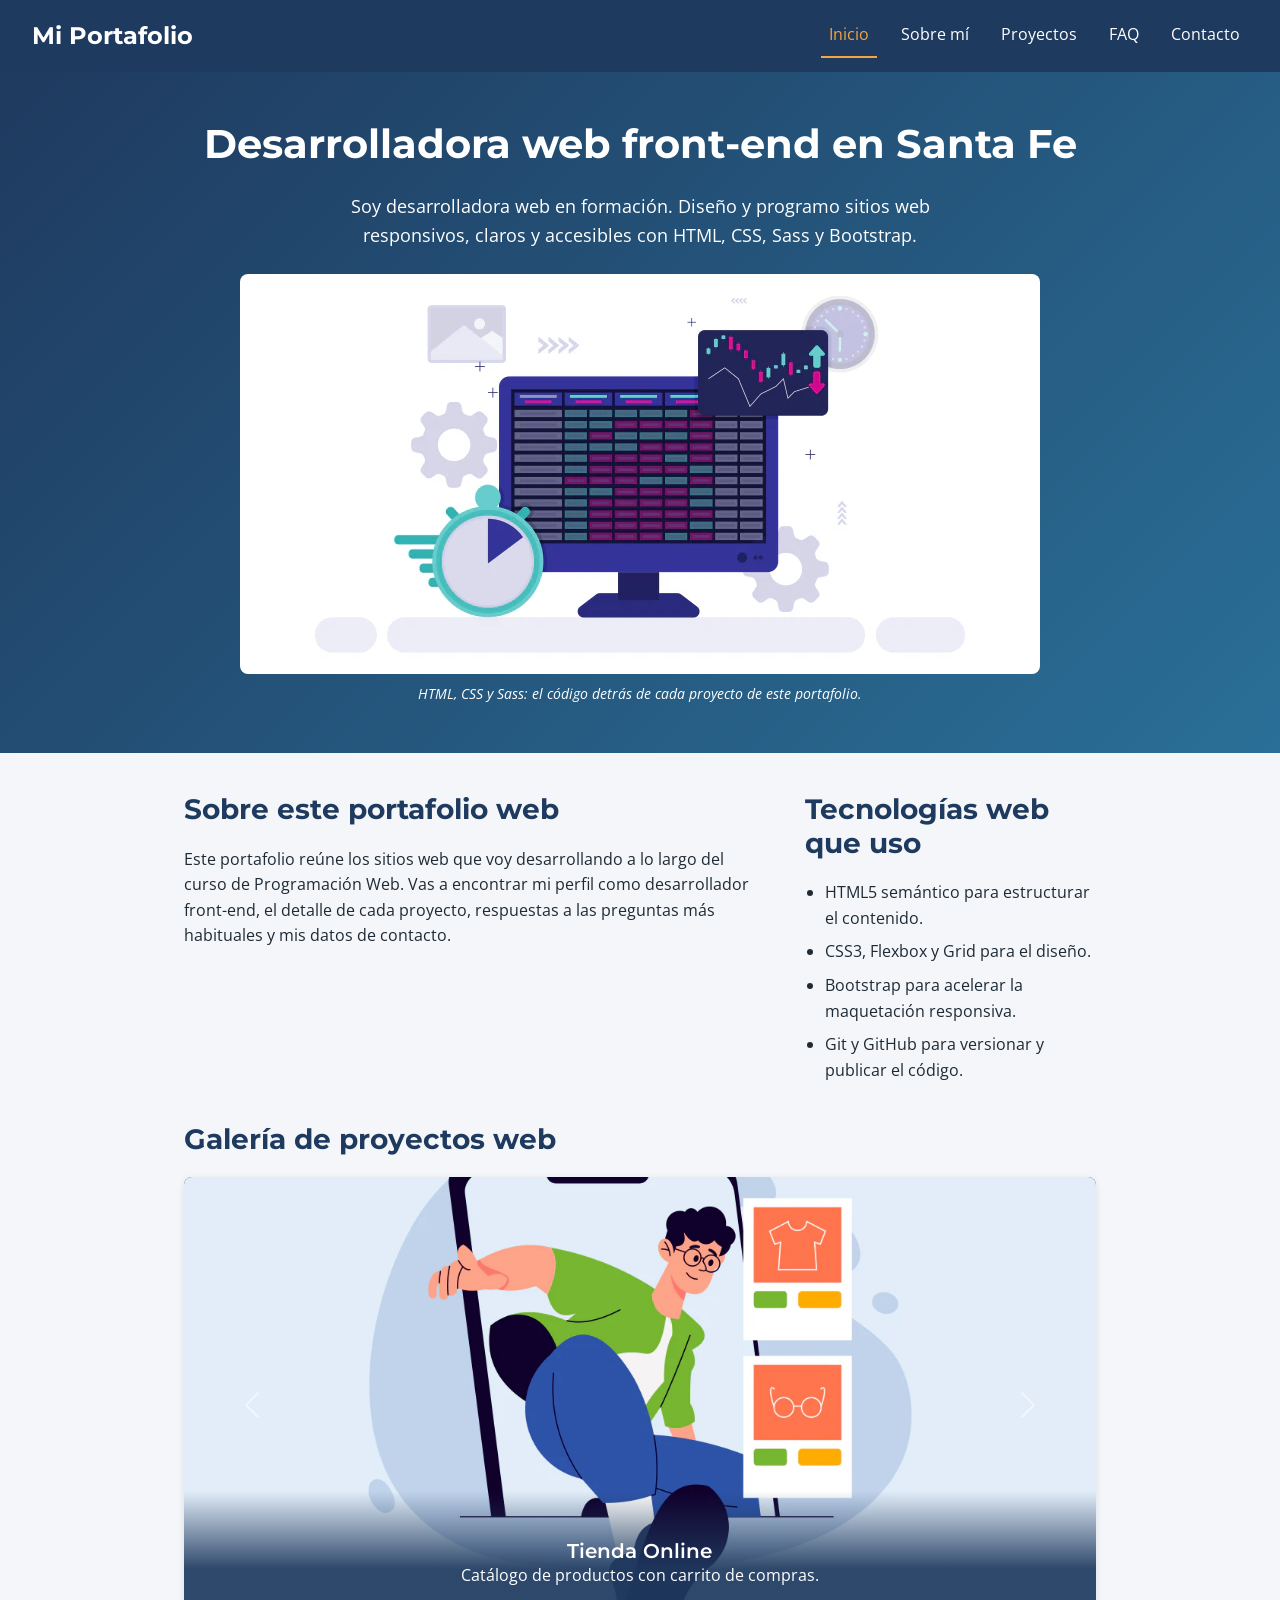
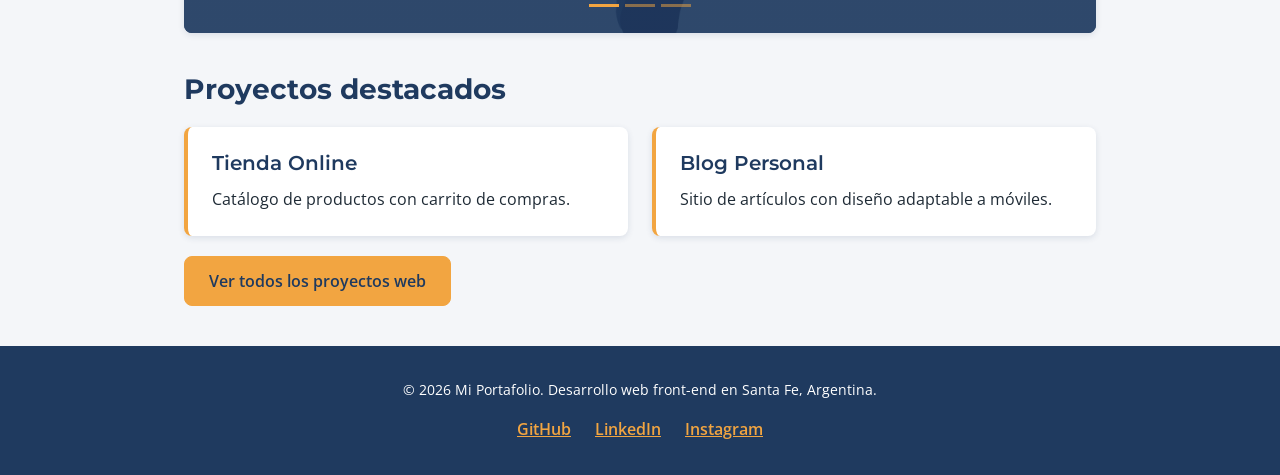
<file: index.html>
<!DOCTYPE html>
<html lang="es">
<head>
    <meta charset="UTF-8">
    <meta name="viewport" content="width=device-width, initial-scale=1.0">
    <title>Desarrollador Web Front-End en Santa Fe | Mi Portafolio</title>
    <meta name="description" content="Portafolio de desarrollo web front-end en Santa Fe, Argentina. Sitios responsivos y accesibles con HTML, CSS, Sass y Bootstrap. Conocé mis proyectos.">
    <meta name="keywords" content="desarrollador web, desarrollo web front-end, portafolio web, sitios web responsivos, HTML, CSS, Bootstrap, Santa Fe">
    <meta name="author" content="Tu Nombre">
    <meta name="robots" content="index, follow">
    <meta name="geo.region" content="AR-S">
    <meta name="geo.placename" content="Santa Fe">
    <link rel="canonical" href="https://sabrina.github.io/mi-portafolio/">
    <meta property="og:type" content="website">
    <meta property="og:locale" content="es_AR">
    <meta property="og:site_name" content="Mi Portafolio">
    <meta property="og:title" content="Desarrollador Web Front-End en Santa Fe | Mi Portafolio">
    <meta property="og:description" content="Portafolio de desarrollo web front-end en Santa Fe, Argentina. Sitios responsivos y accesibles con HTML, CSS, Sass y Bootstrap. Conocé mis proyectos.">
    <meta property="og:url" content="https://sabrina.github.io/mi-portafolio/">
    <meta property="og:image" content="https://sabrina.github.io/mi-portafolio/img/portafolio-desarrollo-web-front-end.jpg">
    <meta property="og:image:alt" content="Ilustración de un editor de código con líneas de HTML y CSS">
    <meta name="twitter:card" content="summary_large_image">
    <link rel="icon" href="img/favicon.svg" type="image/svg+xml">
    <link rel="preconnect" href="https://fonts.googleapis.com">
    <link rel="preconnect" href="https://fonts.gstatic.com" crossorigin>
    <link href="https://fonts.googleapis.com/css2?family=Montserrat:wght@600;700&amp;family=Open+Sans:wght@400;600&amp;display=swap" rel="stylesheet">
    <link href="https://cdn.jsdelivr.net/npm/bootstrap@5.3.8/dist/css/bootstrap.min.css" rel="stylesheet">
    <link href="https://cdnjs.cloudflare.com/ajax/libs/animate.css/4.1.1/animate.min.css" rel="stylesheet">
    <link rel="stylesheet" href="css/style.css">
    <script type="application/ld+json">
    {
        "@context": "https://schema.org",
        "@type": "Person",
        "name": "Tu Nombre",
        "jobTitle": "Desarrollador web front-end",
        "url": "https://sabrina.github.io/mi-portafolio/",
        "image": "https://sabrina.github.io/mi-portafolio/img/perfil-desarrollador-web.webp",
        "address": {
            "@type": "PostalAddress",
            "addressLocality": "Santa Fe",
            "addressRegion": "Santa Fe",
            "addressCountry": "AR"
        },
        "sameAs": [
            "https://github.com/",
            "https://www.linkedin.com/",
            "https://www.instagram.com/"
        ]
    }
    </script>
</head>
<body>

    <header class="site-header">
        <nav class="navbar navbar-expand-md navbar-dark site-nav" aria-label="Navegación principal">
            <div class="container-fluid">
                <a class="navbar-brand" href="index.html">Mi Portafolio</a>
                <button class="navbar-toggler" type="button" data-bs-toggle="collapse" data-bs-target="#menu-principal" aria-controls="menu-principal" aria-expanded="false" aria-label="Abrir menú de navegación">
                    <span class="navbar-toggler-icon"></span>
                </button>
                <div class="collapse navbar-collapse" id="menu-principal">
                    <ul class="navbar-nav ms-auto">
                        <li class="nav-item"><a class="nav-link active" href="index.html" aria-current="page">Inicio</a></li>
                        <li class="nav-item"><a class="nav-link" href="pages/sobre-mi.html">Sobre mí</a></li>
                        <li class="nav-item"><a class="nav-link" href="pages/proyectos.html">Proyectos</a></li>
                        <li class="nav-item"><a class="nav-link" href="pages/faq.html">FAQ</a></li>
                        <li class="nav-item"><a class="nav-link" href="pages/contacto.html">Contacto</a></li>
                    </ul>
                </div>
            </div>
        </nav>
    </header>

    <main>
        <section class="hero">
            <h1 class="hero-title animate__animated animate__fadeInDown">Desarrolladora web front-end en Santa Fe</h1>
            <p class="hero-text animate__animated animate__fadeIn animate__delay-1s">
                Soy desarrolladora web en formación. Diseño y programo sitios web responsivos,
                claros y accesibles con HTML, CSS, Sass y Bootstrap.
            </p>
            <figure class="animate__animated animate__fadeIn animate__delay-2s">
                <img class="figure-img" src="./img/portada.webp" alt="Escritorio con una computadora portátil" width="800" height="400">
                <figcaption class="figure-caption">HTML, CSS y Sass: el código detrás de cada proyecto de este portafolio.</figcaption>
            </figure>
        </section>

        <div class="wrapper home-grid">
            <section class="section home-info">
                <h2>Sobre este portafolio web</h2>
                <p>
                    Este portafolio reúne los sitios web que voy desarrollando a lo largo del curso de
                    Programación Web. Vas a encontrar mi perfil como desarrollador front-end, el detalle
                    de cada proyecto, respuestas a las preguntas más habituales y mis datos de contacto.
                </p>
            </section>

            <section class="section home-tools">
                <h2>Tecnologías web que uso</h2>
                <ul class="list">
                    <li>HTML5 semántico para estructurar el contenido.</li>
                    <li>CSS3, Flexbox y Grid para el diseño.</li>
                    <li>Bootstrap para acelerar la maquetación responsiva.</li>
                    <li>Git y GitHub para versionar y publicar el código.</li>
                </ul>
            </section>

            <section class="section home-gallery">
                <h2>Galería de proyectos web</h2>

                <div id="galeria-proyectos" class="carousel slide gallery">
                    <div class="carousel-indicators">
                        <button class="gallery-indicator active" type="button" data-bs-target="#galeria-proyectos" data-bs-slide-to="0" aria-current="true" aria-label="Imagen 1: Tienda Online"></button>
                        <button class="gallery-indicator" type="button" data-bs-target="#galeria-proyectos" data-bs-slide-to="1" aria-label="Imagen 2: Blog Personal"></button>
                        <button class="gallery-indicator" type="button" data-bs-target="#galeria-proyectos" data-bs-slide-to="2" aria-label="Imagen 3: Landing Page"></button>
                    </div>

                    <div class="carousel-inner">
                        <figure class="carousel-item active">
                            <img class="d-block w-100" src="./img/galeria-tienda-online.webp" alt="Página de catálogo" width="1200" height="600" loading="lazy">
                            <figcaption class="carousel-caption">
                                <h3 class="gallery-title">Tienda Online</h3>
                                <p class="d-none d-md-block">Catálogo de productos con carrito de compras.</p>
                            </figcaption>
                        </figure>

                        <figure class="carousel-item">
                            <img class="d-block w-100" src="./img/galeria-blog.webp" alt="Persona escribiendo un blog en su escritorio" width="1200" height="600" loading="lazy">
                            <figcaption class="carousel-caption">
                                <h3 class="gallery-title">Blog Personal</h3>
                                <p class="d-none d-md-block">Sitio de artículos con diseño adaptable a móviles.</p>
                            </figcaption>
                        </figure>

                        <figure class="carousel-item">
                            <img class="d-block w-100" src="./img/galeria-disenio.webp" alt="Persona diseñando su landing page" width="1200" height="600" loading="lazy">
                            <figcaption class="carousel-caption">
                                <h3 class="gallery-title">Landing Page</h3>
                                <p class="d-none d-md-block">Página de presentación para un estudio de diseño.</p>
                            </figcaption>
                        </figure>
                    </div>

                    <button class="carousel-control-prev" type="button" data-bs-target="#galeria-proyectos" data-bs-slide="prev">
                        <span class="carousel-control-prev-icon" aria-hidden="true"></span>
                        <span class="visually-hidden">Imagen anterior</span>
                    </button>
                    <button class="carousel-control-next" type="button" data-bs-target="#galeria-proyectos" data-bs-slide="next">
                        <span class="carousel-control-next-icon" aria-hidden="true"></span>
                        <span class="visually-hidden">Imagen siguiente</span>
                    </button>
                </div>
            </section>

            <section class="section home-projects">
                <h2>Proyectos destacados</h2>

                <div class="card-list">
                    <article class="card">
                        <h3>Tienda Online</h3>
                        <p>Catálogo de productos con carrito de compras.</p>
                    </article>

                    <article class="card">
                        <h3>Blog Personal</h3>
                        <p>Sitio de artículos con diseño adaptable a móviles.</p>
                    </article>
                </div>

                <p><a class="btn btn-acento" href="pages/proyectos.html">Ver todos los proyectos web</a></p>
            </section>
        </div>
    </main>

    <footer class="site-footer">
        <p class="footer-copy">&copy; 2026 Mi Portafolio. Desarrollo web front-end en Santa Fe, Argentina.</p>
        <ul class="social-list">
            <li><a class="social-link" href="https://github.com/" target="_blank" rel="noopener noreferrer">GitHub</a></li>
            <li><a class="social-link" href="https://www.linkedin.com/" target="_blank" rel="noopener noreferrer">LinkedIn</a></li>
            <li><a class="social-link" href="https://www.instagram.com/" target="_blank" rel="noopener noreferrer">Instagram</a></li>
        </ul>
    </footer>

    <script src="https://cdn.jsdelivr.net/npm/bootstrap@5.3.8/dist/js/bootstrap.bundle.min.js"></script>
</body>
</html>
</file>
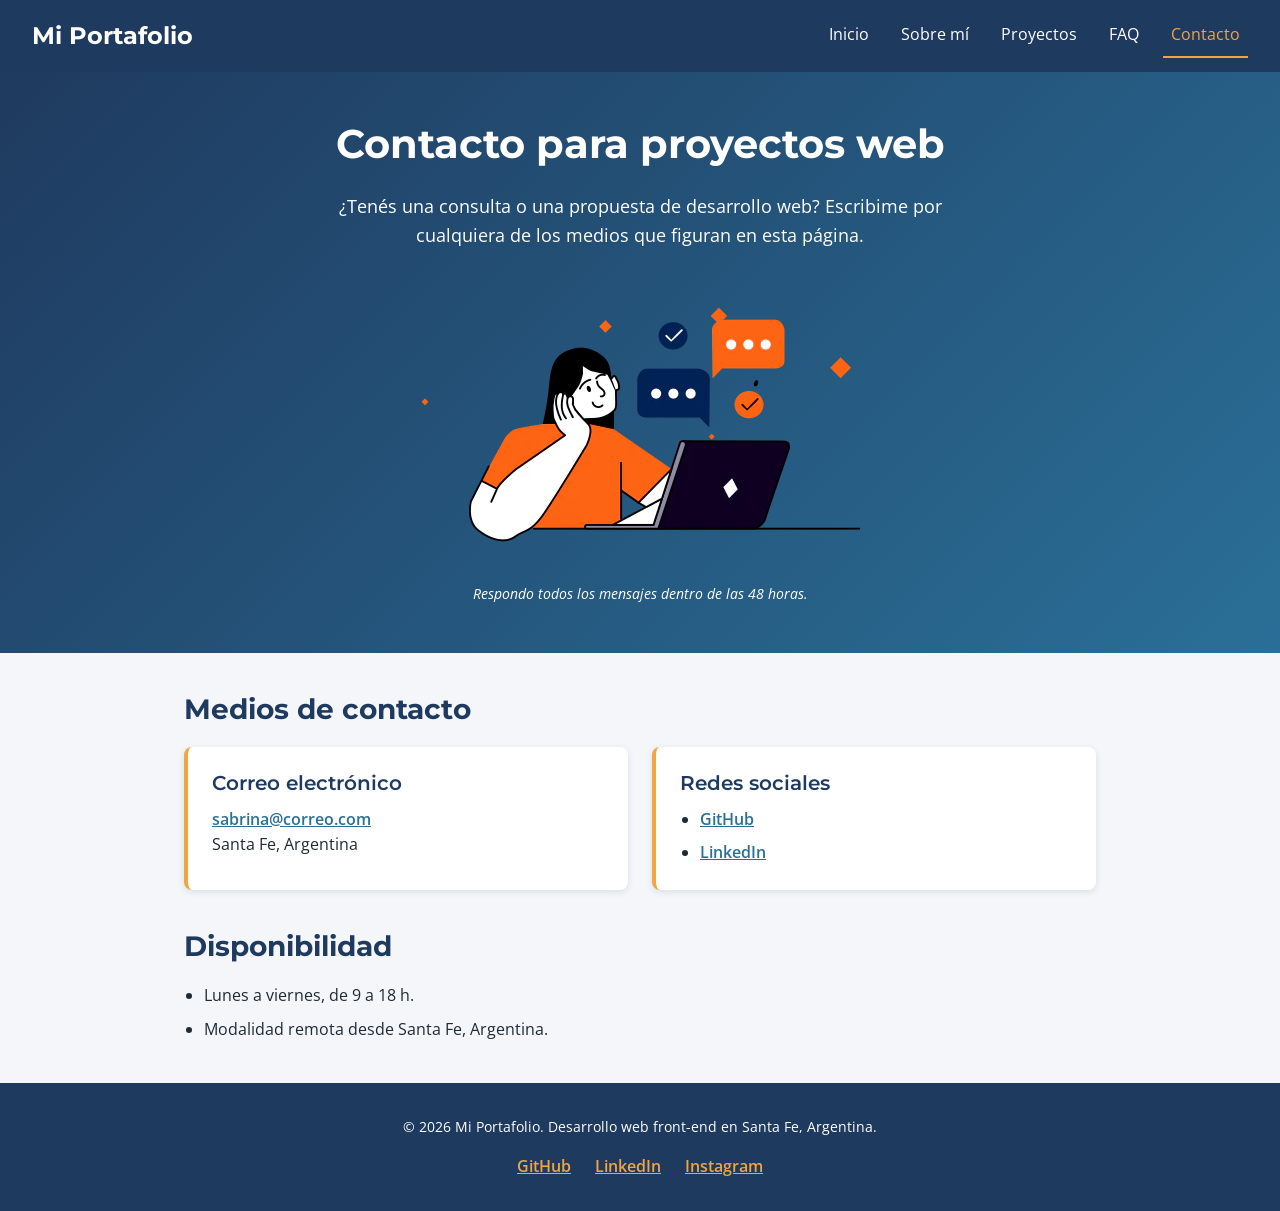
<file: pages/contacto.html>
<!DOCTYPE html>
<html lang="es">
<head>
    <meta charset="UTF-8">
    <meta name="viewport" content="width=device-width, initial-scale=1.0">
    <title>Contacto: Desarrolladora Web en Santa Fe | Mi Portafolio</title>
    <meta name="description" content="Contactame para tu proyecto de desarrollo web en Santa Fe, Argentina. Escribime por correo electrónico, GitHub o LinkedIn. Respondo dentro de las 48 horas.">
    <meta name="keywords" content="contacto desarrollador web, desarrollo web Santa Fe, presupuesto sitio web, desarrollador front-end Argentina, trabajo remoto">
    <meta name="author" content="Tu Nombre">
    <meta name="robots" content="index, follow">
    <meta name="geo.region" content="AR-S">
    <meta name="geo.placename" content="Santa Fe">
    <link rel="canonical" href="https://tu-usuario.github.io/mi-portafolio/pages/contacto.html">
    <meta property="og:type" content="website">
    <meta property="og:locale" content="es_AR">
    <meta property="og:site_name" content="Mi Portafolio">
    <meta property="og:title" content="Contacto: Desarrollador Web en Santa Fe | Mi Portafolio">
    <meta property="og:description" content="Contactame para tu proyecto de desarrollo web en Santa Fe, Argentina. Escribime por correo electrónico, GitHub o LinkedIn. Respondo dentro de las 48 horas.">
    <meta property="og:url" content="https://tu-usuario.github.io/mi-portafolio/pages/contacto.html">
    <meta property="og:image" content="https://tu-usuario.github.io/mi-portafolio/img/portafolio-desarrollo-web-front-end.jpg">
    <meta property="og:image:alt" content="Ilustración de un editor de código con líneas de HTML y CSS">
    <meta name="twitter:card" content="summary_large_image">
    <link rel="icon" href="../img/favicon.svg" type="image/svg+xml">
    <link rel="preconnect" href="https://fonts.googleapis.com">
    <link rel="preconnect" href="https://fonts.gstatic.com" crossorigin>
    <link href="https://fonts.googleapis.com/css2?family=Montserrat:wght@600;700&amp;family=Open+Sans:wght@400;600&amp;display=swap" rel="stylesheet">
    <link href="https://cdn.jsdelivr.net/npm/bootstrap@5.3.8/dist/css/bootstrap.min.css" rel="stylesheet">
    <link href="https://cdnjs.cloudflare.com/ajax/libs/animate.css/4.1.1/animate.min.css" rel="stylesheet">
    <link rel="stylesheet" href="../css/style.css">
</head>
<body>

    <header class="site-header">
        <nav class="navbar navbar-expand-md navbar-dark site-nav" aria-label="Navegación principal">
            <div class="container-fluid">
                <a class="navbar-brand" href="../index.html">Mi Portafolio</a>
                <button class="navbar-toggler" type="button" data-bs-toggle="collapse" data-bs-target="#menu-principal" aria-controls="menu-principal" aria-expanded="false" aria-label="Abrir menú de navegación">
                    <span class="navbar-toggler-icon"></span>
                </button>
                <div class="collapse navbar-collapse" id="menu-principal">
                    <ul class="navbar-nav ms-auto">
                        <li class="nav-item"><a class="nav-link" href="../index.html">Inicio</a></li>
                        <li class="nav-item"><a class="nav-link" href="sobre-mi.html">Sobre mí</a></li>
                        <li class="nav-item"><a class="nav-link" href="proyectos.html">Proyectos</a></li>
                        <li class="nav-item"><a class="nav-link" href="faq.html">FAQ</a></li>
                        <li class="nav-item"><a class="nav-link active" href="contacto.html" aria-current="page">Contacto</a></li>
                    </ul>
                </div>
            </div>
        </nav>
    </header>

    <main>
        <section class="hero">
            <h1 class="hero-title animate__animated animate__fadeInDown">Contacto para proyectos web</h1>
            <p class="hero-text animate__animated animate__fadeIn animate__delay-1s">
                ¿Tenés una consulta o una propuesta de desarrollo web? Escribime por
                cualquiera de los medios que figuran en esta página.
            </p>
            <figure class="animate__animated animate__fadeIn animate__delay-2s">
                <img class="figure-img" src="./../img/contacto.webp">
                <figcaption class="figure-caption">Respondo todos los mensajes dentro de las 48 horas.</figcaption>
            </figure>
        </section>

        <section class="section wrapper">
            <h2>Medios de contacto</h2>

            <div class="card-list">
                <article class="card">
                    <h3>Correo electrónico</h3>
                    <address class="contact-address">
                        <a href="mailto:sabrina@correo.com">sabrina@correo.com</a><br>
                        Santa Fe, Argentina
                    </address>
                </article>

                <article class="card">
                    <h3>Redes sociales</h3>
                    <ul class="list">
                        <li><a href="https://github.com/" target="_blank" rel="noopener noreferrer">GitHub</a></li>
                        <li><a href="https://www.linkedin.com/" target="_blank" rel="noopener noreferrer">LinkedIn</a></li>
                    </ul>
                </article>
            </div>
        </section>

        <section class="section wrapper">
            <h2>Disponibilidad</h2>
            <ul class="list">
                <li>Lunes a viernes, de 9 a 18 h.</li>
                <li>Modalidad remota desde Santa Fe, Argentina.</li>
            </ul>
        </section>
    </main>

    <footer class="site-footer">
        <p class="footer-copy">&copy; 2026 Mi Portafolio. Desarrollo web front-end en Santa Fe, Argentina.</p>
        <ul class="social-list">
            <li><a class="social-link" href="https://github.com/" target="_blank" rel="noopener noreferrer">GitHub</a></li>
            <li><a class="social-link" href="https://www.linkedin.com/" target="_blank" rel="noopener noreferrer">LinkedIn</a></li>
            <li><a class="social-link" href="https://www.instagram.com/" target="_blank" rel="noopener noreferrer">Instagram</a></li>
        </ul>
    </footer>

    <script src="https://cdn.jsdelivr.net/npm/bootstrap@5.3.8/dist/js/bootstrap.bundle.min.js"></script>
</body>
</html>
</file>
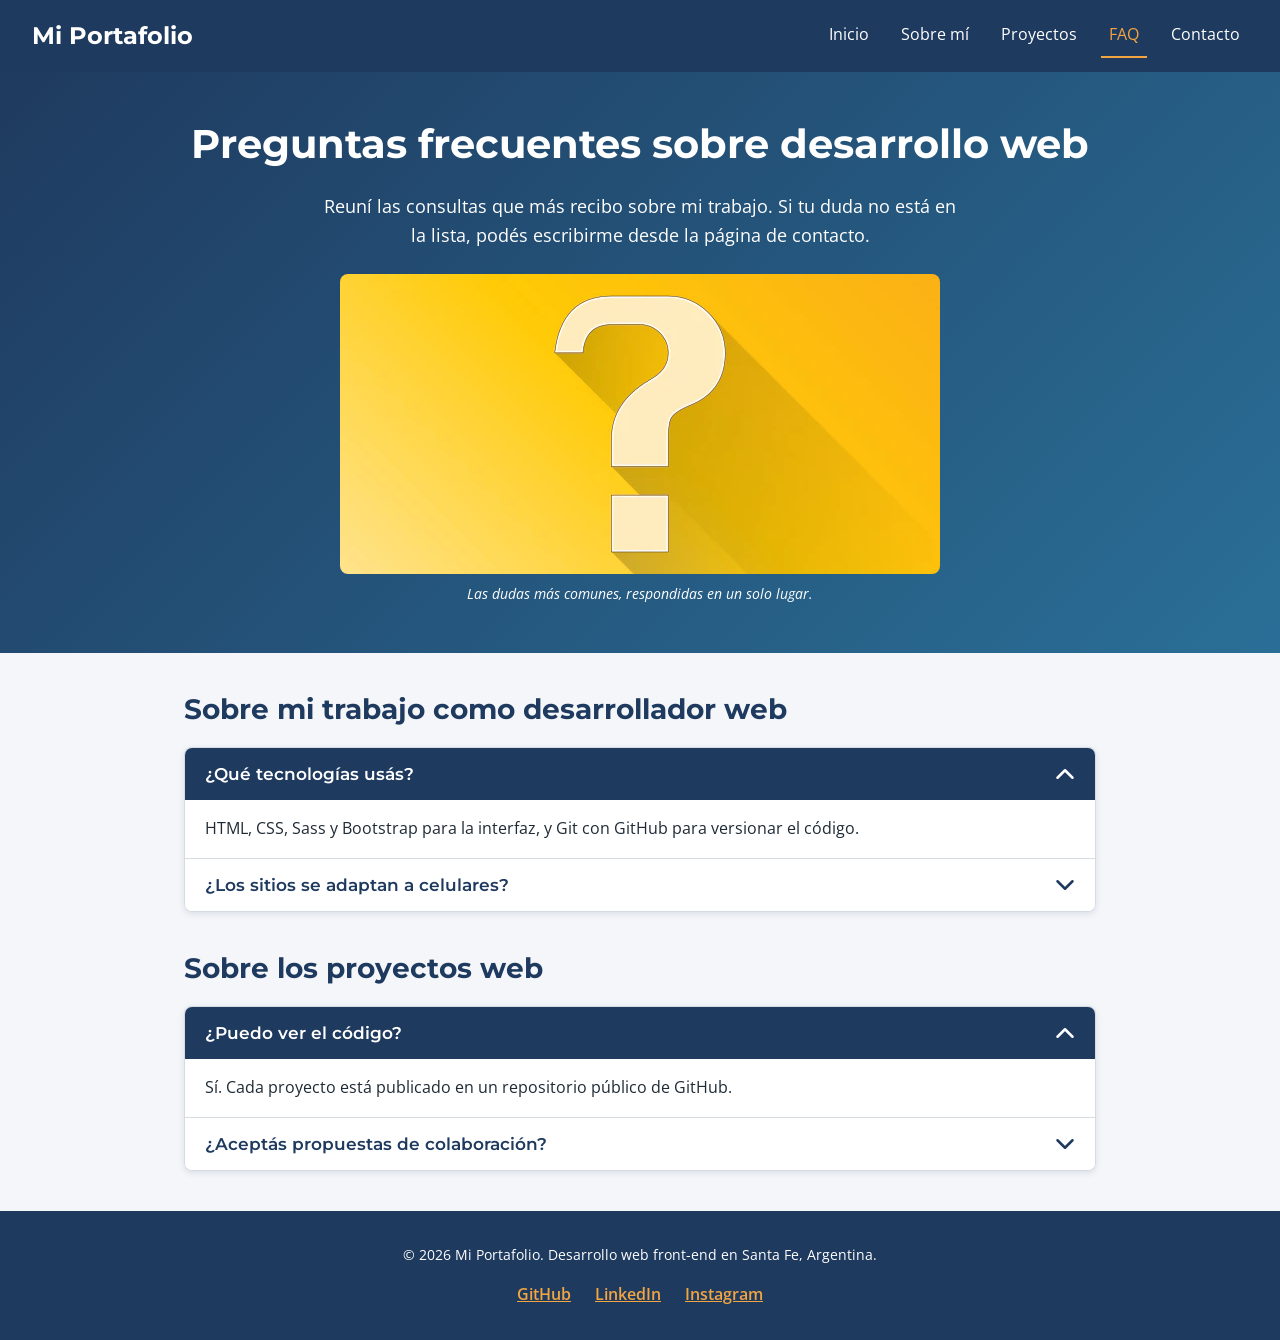
<file: pages/faq.html>
<!DOCTYPE html>
<html lang="es">
<head>
    <meta charset="UTF-8">
    <meta name="viewport" content="width=device-width, initial-scale=1.0">
    <title>Preguntas Frecuentes sobre Desarrollo Web | Mi Portafolio</title>
    <meta name="description" content="Respuestas a las preguntas frecuentes sobre mis proyectos de desarrollo web: tecnologías que uso, diseño responsivo, código en GitHub y colaboraciones.">
    <meta name="keywords" content="preguntas frecuentes, desarrollo web, tecnologías web, diseño mobile-first, código en GitHub, colaboración en proyectos web">
    <meta name="author" content="Tu Nombre">
    <meta name="robots" content="index, follow">
    <meta name="geo.region" content="AR-S">
    <meta name="geo.placename" content="Santa Fe">
    <link rel="canonical" href="https://sabrina.github.io/mi-portafolio/pages/faq.html">
    <meta property="og:type" content="website">
    <meta property="og:locale" content="es_AR">
    <meta property="og:site_name" content="Mi Portafolio">
    <meta property="og:title" content="Preguntas Frecuentes sobre Desarrollo Web | Mi Portafolio">
    <meta property="og:description" content="Respuestas a las preguntas frecuentes sobre mis proyectos de desarrollo web: tecnologías que uso, diseño responsivo, código en GitHub y colaboraciones.">
    <meta property="og:url" content="https://sabrina.github.io/mi-portafolio/pages/faq.html">
    <meta property="og:image" content="https://sabrina.github.io/mi-portafolio/img/portafolio-desarrollo-web-front-end.jpg">
    <meta property="og:image:alt" content="Ilustración de un editor de código con líneas de HTML y CSS">
    <meta name="twitter:card" content="summary_large_image">
    <link rel="icon" href="../img/favicon.svg" type="image/svg+xml">
    <link rel="preconnect" href="https://fonts.googleapis.com">
    <link rel="preconnect" href="https://fonts.gstatic.com" crossorigin>
    <link href="https://fonts.googleapis.com/css2?family=Montserrat:wght@600;700&amp;family=Open+Sans:wght@400;600&amp;display=swap" rel="stylesheet">
    <link href="https://cdn.jsdelivr.net/npm/bootstrap@5.3.8/dist/css/bootstrap.min.css" rel="stylesheet">
    <link href="https://cdnjs.cloudflare.com/ajax/libs/animate.css/4.1.1/animate.min.css" rel="stylesheet">
    <link rel="stylesheet" href="../css/style.css">
</head>
<body>

    <header class="site-header">
        <nav class="navbar navbar-expand-md navbar-dark site-nav" aria-label="Navegación principal">
            <div class="container-fluid">
                <a class="navbar-brand" href="../index.html">Mi Portafolio</a>
                <button class="navbar-toggler" type="button" data-bs-toggle="collapse" data-bs-target="#menu-principal" aria-controls="menu-principal" aria-expanded="false" aria-label="Abrir menú de navegación">
                    <span class="navbar-toggler-icon"></span>
                </button>
                <div class="collapse navbar-collapse" id="menu-principal">
                    <ul class="navbar-nav ms-auto">
                        <li class="nav-item"><a class="nav-link" href="../index.html">Inicio</a></li>
                        <li class="nav-item"><a class="nav-link" href="sobre-mi.html">Sobre mí</a></li>
                        <li class="nav-item"><a class="nav-link" href="proyectos.html">Proyectos</a></li>
                        <li class="nav-item"><a class="nav-link active" href="faq.html" aria-current="page">FAQ</a></li>
                        <li class="nav-item"><a class="nav-link" href="contacto.html">Contacto</a></li>
                    </ul>
                </div>
            </div>
        </nav>
    </header>

    <main>
        <section class="hero">
            <h1 class="hero-title animate__animated animate__fadeInDown">Preguntas frecuentes sobre desarrollo web</h1>
            <p class="hero-text animate__animated animate__fadeIn animate__delay-1s">
                Reuní las consultas que más recibo sobre mi trabajo. Si tu duda no está
                en la lista, podés escribirme desde la página de contacto.
            </p>
            <figure class="animate__animated animate__fadeIn animate__delay-2s">
                <img class="figure-img" src="./../img/faq.webp" alt="Signo de interrogación" width="600" height="300">
                <figcaption class="figure-caption">Las dudas más comunes, respondidas en un solo lugar.</figcaption>
            </figure>
        </section>

        <section class="section wrapper">
            <h2>Sobre mi trabajo como desarrollador web</h2>

            <div class="accordion faq" id="faq-trabajo">
                <article class="accordion-item">
                    <h3 class="accordion-header">
                        <button class="accordion-button" type="button" data-bs-toggle="collapse" data-bs-target="#faq-tecnologias" aria-expanded="true" aria-controls="faq-tecnologias">
                            ¿Qué tecnologías usás?
                        </button>
                    </h3>
                    <div id="faq-tecnologias" class="accordion-collapse collapse show" data-bs-parent="#faq-trabajo">
                        <p class="accordion-body">HTML, CSS, Sass y Bootstrap para la interfaz, y Git con GitHub para versionar el código.</p>
                    </div>
                </article>

                <article class="accordion-item">
                    <h3 class="accordion-header">
                        <button class="accordion-button collapsed" type="button" data-bs-toggle="collapse" data-bs-target="#faq-celulares" aria-expanded="false" aria-controls="faq-celulares">
                            ¿Los sitios se adaptan a celulares?
                        </button>
                    </h3>
                    <div id="faq-celulares" class="accordion-collapse collapse" data-bs-parent="#faq-trabajo">
                        <p class="accordion-body">Sí. Todos los proyectos se diseñan con enfoque mobile-first y se prueban en distintos tamaños de pantalla.</p>
                    </div>
                </article>
            </div>
        </section>

        <section class="section wrapper">
            <h2>Sobre los proyectos web</h2>

            <div class="accordion faq" id="faq-proyectos">
                <article class="accordion-item">
                    <h3 class="accordion-header">
                        <button class="accordion-button" type="button" data-bs-toggle="collapse" data-bs-target="#faq-codigo" aria-expanded="true" aria-controls="faq-codigo">
                            ¿Puedo ver el código?
                        </button>
                    </h3>
                    <div id="faq-codigo" class="accordion-collapse collapse show" data-bs-parent="#faq-proyectos">
                        <p class="accordion-body">Sí. Cada proyecto está publicado en un repositorio público de GitHub.</p>
                    </div>
                </article>

                <article class="accordion-item">
                    <h3 class="accordion-header">
                        <button class="accordion-button collapsed" type="button" data-bs-toggle="collapse" data-bs-target="#faq-colaboracion" aria-expanded="false" aria-controls="faq-colaboracion">
                            ¿Aceptás propuestas de colaboración?
                        </button>
                    </h3>
                    <div id="faq-colaboracion" class="accordion-collapse collapse" data-bs-parent="#faq-proyectos">
                        <p class="accordion-body">Sí. Podés enviarme tu propuesta por correo electrónico o por redes sociales.</p>
                    </div>
                </article>
            </div>
        </section>
    </main>

    <footer class="site-footer">
        <p class="footer-copy">&copy; 2026 Mi Portafolio. Desarrollo web front-end en Santa Fe, Argentina.</p>
        <ul class="social-list">
            <li><a class="social-link" href="https://github.com/" target="_blank" rel="noopener noreferrer">GitHub</a></li>
            <li><a class="social-link" href="https://www.linkedin.com/" target="_blank" rel="noopener noreferrer">LinkedIn</a></li>
            <li><a class="social-link" href="https://www.instagram.com/" target="_blank" rel="noopener noreferrer">Instagram</a></li>
        </ul>
    </footer>

    <script src="https://cdn.jsdelivr.net/npm/bootstrap@5.3.8/dist/js/bootstrap.bundle.min.js"></script>
</body>
</html>
</file>
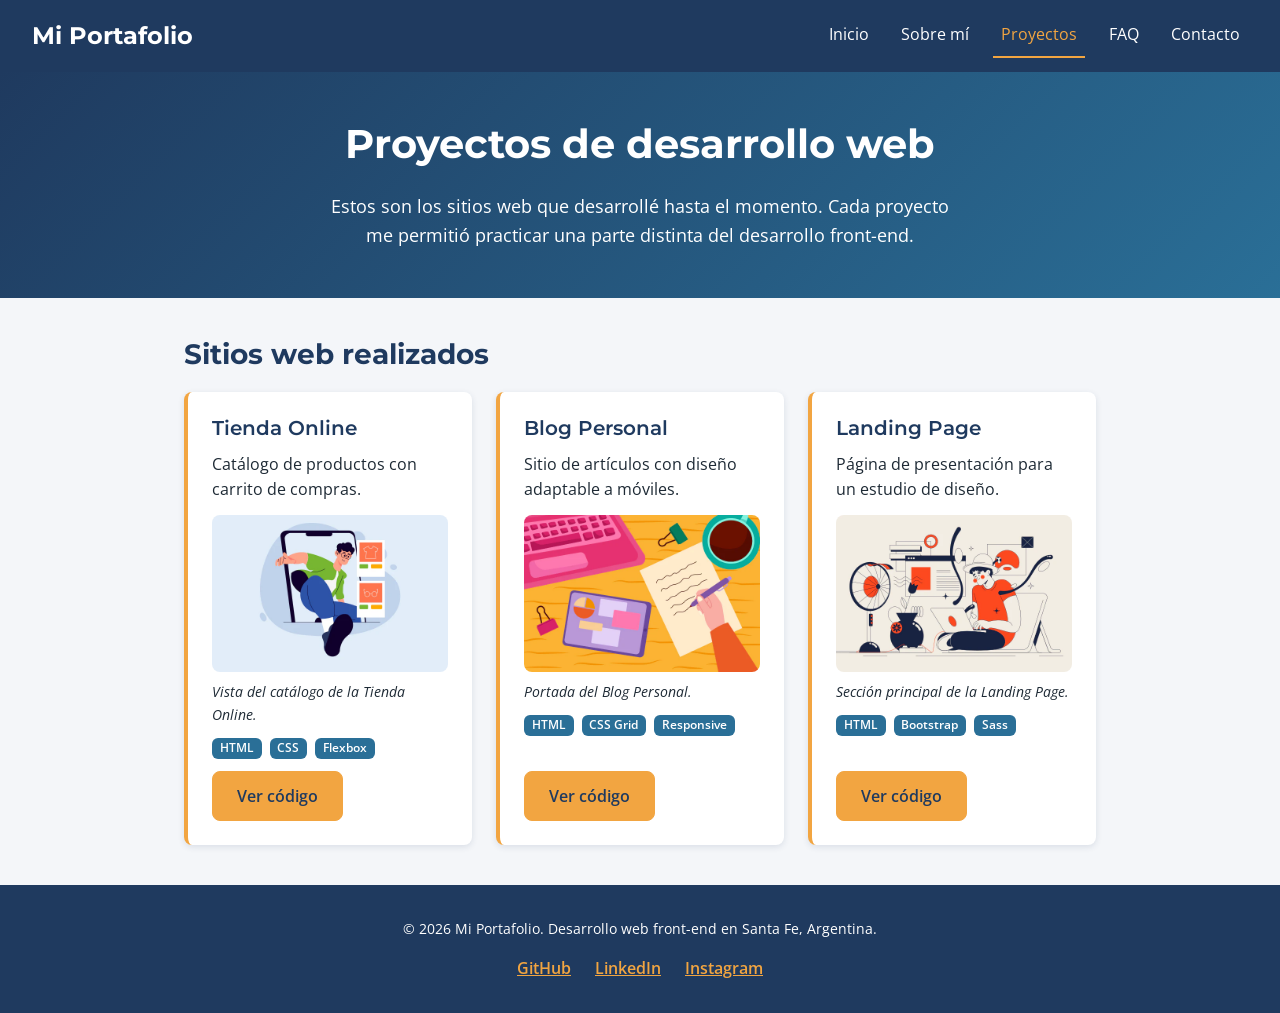
<file: pages/proyectos.html>
<!DOCTYPE html>
<html lang="es">
<head>
    <meta charset="UTF-8">
    <meta name="viewport" content="width=device-width, initial-scale=1.0">
    <title>Proyectos Web con HTML, CSS y Bootstrap | Mi Portafolio</title>
    <meta name="description" content="Proyectos de desarrollo web: tienda online, blog personal y landing page. Sitios responsivos hechos con HTML, CSS Grid, Flexbox, Bootstrap y Sass.">
    <meta name="keywords" content="proyectos web, tienda online, blog personal, landing page, diseño responsivo, CSS Grid, Flexbox, Bootstrap, Sass">
    <meta name="author" content="Tu Nombre">
    <meta name="robots" content="index, follow">
    <meta name="geo.region" content="AR-S">
    <meta name="geo.placename" content="Santa Fe">
    <link rel="canonical" href="https://sabrina.github.io/mi-portafolio/pages/proyectos.html">
    <meta property="og:type" content="website">
    <meta property="og:locale" content="es_AR">
    <meta property="og:site_name" content="Mi Portafolio">
    <meta property="og:title" content="Proyectos Web con HTML, CSS y Bootstrap | Mi Portafolio">
    <meta property="og:description" content="Proyectos de desarrollo web: tienda online, blog personal y landing page. Sitios responsivos hechos con HTML, CSS Grid, Flexbox, Bootstrap y Sass.">
    <meta property="og:url" content="https://sabrina.github.io/mi-portafolio/pages/proyectos.html">
    <meta property="og:image" content="https://sabrina.github.io/mi-portafolio/img/portafolio-desarrollo-web-front-end.jpg">
    <meta property="og:image:alt" content="Ilustración de un editor de código con líneas de HTML y CSS">
    <meta name="twitter:card" content="summary_large_image">
    <link rel="icon" href="../img/favicon.svg" type="image/svg+xml">
    <link rel="preconnect" href="https://fonts.googleapis.com">
    <link rel="preconnect" href="https://fonts.gstatic.com" crossorigin>
    <link href="https://fonts.googleapis.com/css2?family=Montserrat:wght@600;700&amp;family=Open+Sans:wght@400;600&amp;display=swap" rel="stylesheet">
    <link href="https://cdn.jsdelivr.net/npm/bootstrap@5.3.8/dist/css/bootstrap.min.css" rel="stylesheet">
    <link href="https://cdnjs.cloudflare.com/ajax/libs/animate.css/4.1.1/animate.min.css" rel="stylesheet">
    <link rel="stylesheet" href="../css/style.css">
</head>
<body>

    <header class="site-header">
        <nav class="navbar navbar-expand-md navbar-dark site-nav" aria-label="Navegación principal">
            <div class="container-fluid">
                <a class="navbar-brand" href="../index.html">Mi Portafolio</a>
                <button class="navbar-toggler" type="button" data-bs-toggle="collapse" data-bs-target="#menu-principal" aria-controls="menu-principal" aria-expanded="false" aria-label="Abrir menú de navegación">
                    <span class="navbar-toggler-icon"></span>
                </button>
                <div class="collapse navbar-collapse" id="menu-principal">
                    <ul class="navbar-nav ms-auto">
                        <li class="nav-item"><a class="nav-link" href="../index.html">Inicio</a></li>
                        <li class="nav-item"><a class="nav-link" href="sobre-mi.html">Sobre mí</a></li>
                        <li class="nav-item"><a class="nav-link active" href="proyectos.html" aria-current="page">Proyectos</a></li>
                        <li class="nav-item"><a class="nav-link" href="faq.html">FAQ</a></li>
                        <li class="nav-item"><a class="nav-link" href="contacto.html">Contacto</a></li>
                    </ul>
                </div>
            </div>
        </nav>
    </header>

    <main>
        <section class="hero">
            <h1 class="hero-title animate__animated animate__fadeInDown">Proyectos de desarrollo web</h1>
            <p class="hero-text animate__animated animate__fadeIn animate__delay-1s">
                Estos son los sitios web que desarrollé hasta el momento. Cada proyecto me
                permitió practicar una parte distinta del desarrollo front-end.
            </p>
        </section>

        <section class="section wrapper">
            <h2>Sitios web realizados</h2>

            <div class="card-list card-list-3col">
                <article class="card">
                    <h3>Tienda Online</h3>
                    <p>Catálogo de productos con carrito de compras.</p>
                    <figure>
                        <img class="figure-img" src="./../img/tienda-online.webp" alt="Página de catálogo" width="600" height="400" loading="lazy">
                        <figcaption class="figure-caption">Vista del catálogo de la Tienda Online.</figcaption>
                    </figure>
                    <ul class="tag-list" aria-label="Tecnologías usadas">
                        <li class="badge tag">HTML</li>
                        <li class="badge tag">CSS</li>
                        <li class="badge tag">Flexbox</li>
                    </ul>
                    <a class="btn btn-acento" href="https://github.com/tienda-online" target="_blank" rel="noopener noreferrer">Ver código<span class="visually-hidden"> de Tienda Online</span></a>
                </article>

                <article class="card">
                    <h3>Blog Personal</h3>
                    <p>Sitio de artículos con diseño adaptable a móviles.</p>
                    <figure>
                        <img class="figure-img" src= "./../img/blog.webp" alt="Persona escribiendo un blog en su escritorio" width="600" height="400" loading="lazy">
                        <figcaption class="figure-caption">Portada del Blog Personal.</figcaption>
                    </figure>
                    <ul class="tag-list" aria-label="Tecnologías usadas">
                        <li class="badge tag">HTML</li>
                        <li class="badge tag">CSS Grid</li>
                        <li class="badge tag">Responsive</li>
                    </ul>
                    <a class="btn btn-acento" href="https://github.com/blog-personal" target="_blank" rel="noopener noreferrer">Ver código<span class="visually-hidden"> de Blog Personal</span></a>
                </article>

                <article class="card">
                    <h3>Landing Page</h3>
                    <p>Página de presentación para un estudio de diseño.</p>
                    <figure>
                        <img class="figure-img" src="./../img/disenio.webp" alt="Persona diseñando su landing page" width="600" height="400" loading="lazy">
                        <figcaption class="figure-caption">Sección principal de la Landing Page.</figcaption>
                    </figure>
                    <ul class="tag-list" aria-label="Tecnologías usadas">
                        <li class="badge tag">HTML</li>
                        <li class="badge tag">Bootstrap</li>
                        <li class="badge tag">Sass</li>
                    </ul>
                    <a class="btn btn-acento" href="https://github.com/landing-page" target="_blank" rel="noopener noreferrer">Ver código<span class="visually-hidden"> de Landing Page</span></a>
                </article>
            </div>
        </section>
    </main>

    <footer class="site-footer">
        <p class="footer-copy">&copy; 2026 Mi Portafolio. Desarrollo web front-end en Santa Fe, Argentina.</p>
        <ul class="social-list">
            <li><a class="social-link" href="https://github.com/" target="_blank" rel="noopener noreferrer">GitHub</a></li>
            <li><a class="social-link" href="https://www.linkedin.com/" target="_blank" rel="noopener noreferrer">LinkedIn</a></li>
            <li><a class="social-link" href="https://www.instagram.com/" target="_blank" rel="noopener noreferrer">Instagram</a></li>
        </ul>
    </footer>

    <script src="https://cdn.jsdelivr.net/npm/bootstrap@5.3.8/dist/js/bootstrap.bundle.min.js"></script>
</body>
</html>
</file>
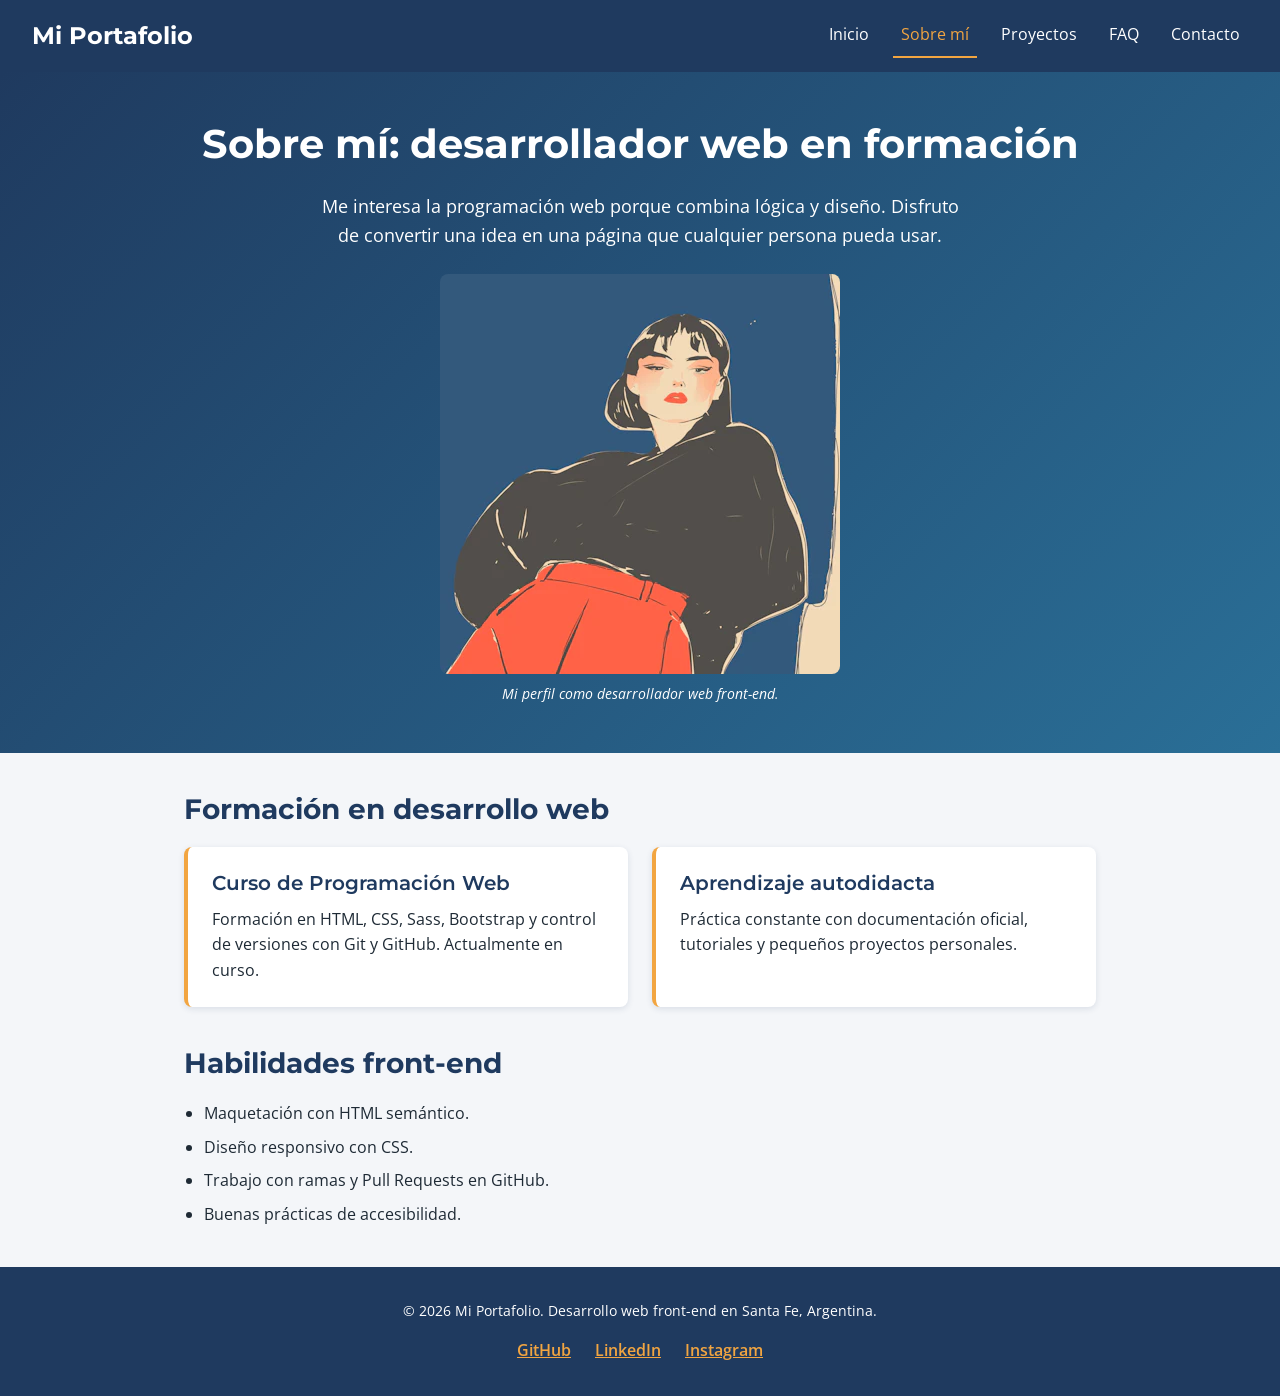
<file: pages/sobre-mi.html>
<!DOCTYPE html>
<html lang="es">
<head>
    <meta charset="UTF-8">
    <meta name="viewport" content="width=device-width, initial-scale=1.0">
    <title>Sobre mí: Desarrollador Web en Formación | Mi Portafolio</title>
    <meta name="description" content="Conocé mi perfil como desarrollador web front-end: formación en HTML, CSS, Sass, Bootstrap y Git, y las habilidades que aplico en cada proyecto.">
    <meta name="keywords" content="sobre mí, desarrollador web en formación, perfil front-end, formación en desarrollo web, habilidades HTML CSS, Git y GitHub">
    <meta name="author" content="Tu Nombre">
    <meta name="robots" content="index, follow">
    <meta name="geo.region" content="AR-S">
    <meta name="geo.placename" content="Santa Fe">
    <link rel="canonical" href="https://sabrina.github.io/mi-portafolio/pages/sobre-mi.html">
    <meta property="og:type" content="website">
    <meta property="og:locale" content="es_AR">
    <meta property="og:site_name" content="Mi Portafolio">
    <meta property="og:title" content="Sobre mí: Desarrollador Web en Formación | Mi Portafolio">
    <meta property="og:description" content="Conocé mi perfil como desarrollador web front-end: formación en HTML, CSS, Sass, Bootstrap y Git, y las habilidades que aplico en cada proyecto.">
    <meta property="og:url" content="https://sabrina.github.io/mi-portafolio/pages/sobre-mi.html">
    <meta property="og:image" content="https://sabrina.github.io/mi-portafolio/img/portafolio-desarrollo-web-front-end.jpg">
    <meta property="og:image:alt" content="Ilustración de un editor de código con líneas de HTML y CSS">
    <meta name="twitter:card" content="summary_large_image">
    <link rel="icon" href="../img/favicon.svg" type="image/svg+xml">
    <link rel="preconnect" href="https://fonts.googleapis.com">
    <link rel="preconnect" href="https://fonts.gstatic.com" crossorigin>
    <link href="https://fonts.googleapis.com/css2?family=Montserrat:wght@600;700&amp;family=Open+Sans:wght@400;600&amp;display=swap" rel="stylesheet">
    <link href="https://cdn.jsdelivr.net/npm/bootstrap@5.3.8/dist/css/bootstrap.min.css" rel="stylesheet">
    <link href="https://cdnjs.cloudflare.com/ajax/libs/animate.css/4.1.1/animate.min.css" rel="stylesheet">
    <link rel="stylesheet" href="../css/style.css">
</head>
<body>

    <header class="site-header">
        <nav class="navbar navbar-expand-md navbar-dark site-nav" aria-label="Navegación principal">
            <div class="container-fluid">
                <a class="navbar-brand" href="../index.html">Mi Portafolio</a>
                <button class="navbar-toggler" type="button" data-bs-toggle="collapse" data-bs-target="#menu-principal" aria-controls="menu-principal" aria-expanded="false" aria-label="Abrir menú de navegación">
                    <span class="navbar-toggler-icon"></span>
                </button>
                <div class="collapse navbar-collapse" id="menu-principal">
                    <ul class="navbar-nav ms-auto">
                        <li class="nav-item"><a class="nav-link" href="../index.html">Inicio</a></li>
                        <li class="nav-item"><a class="nav-link active" href="sobre-mi.html" aria-current="page">Sobre mí</a></li>
                        <li class="nav-item"><a class="nav-link" href="proyectos.html">Proyectos</a></li>
                        <li class="nav-item"><a class="nav-link" href="faq.html">FAQ</a></li>
                        <li class="nav-item"><a class="nav-link" href="contacto.html">Contacto</a></li>
                    </ul>
                </div>
            </div>
        </nav>
    </header>

    <main>
        <section class="hero">
            <h1 class="hero-title animate__animated animate__fadeInDown">Sobre mí: desarrollador web en formación</h1>
            <p class="hero-text animate__animated animate__fadeIn animate__delay-1s">
                Me interesa la programación web porque combina lógica y diseño. Disfruto
                de convertir una idea en una página que cualquier persona pueda usar.
            </p>
            <figure class="animate__animated animate__fadeIn animate__delay-2s">
                <img class="figure-img" src="./../img/perfil.webp" alt="Retrato del autor del portafolio" width="400" height="400">
                <figcaption class="figure-caption">Mi perfil como desarrollador web front-end.</figcaption>
            </figure>
        </section>

        <section class="section wrapper">
            <h2>Formación en desarrollo web</h2>

            <div class="card-list">
                <article class="card">
                    <h3>Curso de Programación Web</h3>
                    <p>
                        Formación en HTML, CSS, Sass, Bootstrap y control de versiones con Git
                        y GitHub. Actualmente en curso.
                    </p>
                </article>

                <article class="card">
                    <h3>Aprendizaje autodidacta</h3>
                    <p>
                        Práctica constante con documentación oficial, tutoriales y pequeños
                        proyectos personales.
                    </p>
                </article>
            </div>
        </section>

        <section class="section wrapper">
            <h2>Habilidades front-end</h2>
            <ul class="list">
                <li>Maquetación con HTML semántico.</li>
                <li>Diseño responsivo con CSS.</li>
                <li>Trabajo con ramas y Pull Requests en GitHub.</li>
                <li>Buenas prácticas de accesibilidad.</li>
            </ul>
        </section>
    </main>

    <footer class="site-footer">
        <p class="footer-copy">&copy; 2026 Mi Portafolio. Desarrollo web front-end en Santa Fe, Argentina.</p>
        <ul class="social-list">
            <li><a class="social-link" href="https://github.com/" target="_blank" rel="noopener noreferrer">GitHub</a></li>
            <li><a class="social-link" href="https://www.linkedin.com/" target="_blank" rel="noopener noreferrer">LinkedIn</a></li>
            <li><a class="social-link" href="https://www.instagram.com/" target="_blank" rel="noopener noreferrer">Instagram</a></li>
        </ul>
    </footer>

    <script src="https://cdn.jsdelivr.net/npm/bootstrap@5.3.8/dist/js/bootstrap.bundle.min.js"></script>
</body>
</html>
</file>
<file: css/style.css>
* {
  margin: 0;
  padding: 0;
  box-sizing: border-box;
}

h1,
h2,
h3,
p,
ul,
figure,
address {
  margin: 0;
  padding: 0;
}

:root {
  --bs-body-color: #1e2a35;
  --bs-body-bg: #f4f6f9;
}

body {
  display: grid;
  grid-template-columns: 1fr;
  grid-template-rows: auto 1fr auto;
  grid-template-areas: "header" "main" "footer";
  min-height: 100vh;
  background-color: #f4f6f9;
  color: #1e2a35;
}

img {
  max-width: 100%;
  height: auto;
}

@keyframes entrada-suave {
  from {
    opacity: 0;
    transform: translateY(16px);
  }
  to {
    opacity: 1;
    transform: translateY(0);
  }
}
.faq, .gallery, .card {
  border-radius: 8px;
  box-shadow: 0 2px 6px rgba(31, 58, 95, 0.12);
}

.gallery-title, .hero-title {
  color: #ffffff;
}

body {
  font-family: "Open Sans", sans-serif;
  font-size: 1rem;
  font-weight: 400;
  line-height: 1.6;
}

h1,
h2,
h3 {
  font-family: "Montserrat", sans-serif;
  color: #1f3a5f;
  line-height: 1.2;
}

h1 {
  font-size: 2rem;
  font-weight: 700;
}
@media (min-width: 768px) {
  h1 {
    font-size: 2.5rem;
  }
}

h2 {
  font-size: 1.5rem;
  font-weight: 700;
}
@media (min-width: 768px) {
  h2 {
    font-size: 1.75rem;
  }
}

h3 {
  font-size: 1.25rem;
  font-weight: 600;
}

p {
  font-size: 1rem;
  font-weight: 400;
}

a {
  color: #2a6f97;
  font-weight: 600;
  transition: color 0.2s ease;
}
a:hover, a:focus {
  color: #1f3a5f;
}
a:active {
  color: #1e2a35;
}
a:focus-visible {
  outline: 2px solid #f2a541;
  outline-offset: 2px;
}

.site-header {
  grid-area: header;
  background-color: #1f3a5f;
}

.site-nav {
  --bs-navbar-padding-x: 0.75rem;
  --bs-navbar-padding-y: 0.75rem;
  --bs-navbar-color: #ffffff;
  --bs-navbar-hover-color: #f2a541;
  --bs-navbar-active-color: #f2a541;
  --bs-navbar-brand-color: #ffffff;
  --bs-navbar-brand-hover-color: #f2a541;
  --bs-navbar-brand-font-size: 1.5rem;
  --bs-navbar-toggler-border-color: rgba(255, 255, 255, 0.6);
}
@media (min-width: 768px) {
  .site-nav {
    --bs-navbar-padding-x: 1.25rem;
  }
}
.site-nav .navbar-brand {
  font-family: "Montserrat", sans-serif;
  font-weight: 700;
  transition: color 0.2s ease;
}
.site-nav .navbar-nav {
  gap: 0.25rem 1rem;
  padding-top: 0.5rem;
}
@media (min-width: 768px) {
  .site-nav .navbar-nav {
    padding-top: 0;
  }
}
.site-nav .nav-link {
  display: inline-block;
  border-bottom: 2px solid transparent;
  transition: color 0.2s ease, border-color 0.2s ease;
}
.site-nav .nav-link:hover, .site-nav .nav-link:focus {
  border-bottom-color: #f2a541;
}
.site-nav .nav-link:focus-visible {
  box-shadow: 0 0 0 0.2rem rgba(242, 165, 65, 0.6);
}
.site-nav .nav-link:active {
  color: #ffffff;
  border-bottom-color: #ffffff;
}
.site-nav .nav-link.active {
  border-bottom-color: #f2a541;
}

.hero {
  --animate-duration: 0.6s;
  --animate-delay: 0.25s;
  display: flex;
  flex-direction: column;
  gap: 1.5rem;
  align-items: center;
  margin-bottom: 2.5rem;
  padding: 2.5rem 1.5rem;
  background-color: #1f3a5f;
  background-image: linear-gradient(135deg, #1f3a5f 0%, #2a6f97 100%);
  color: #ffffff;
  text-align: center;
}
@media (min-width: 768px) {
  .hero {
    padding: 3rem 1.5rem;
  }
}

.hero-text {
  max-width: 40rem;
  font-size: 1.125rem;
}

main {
  grid-area: main;
}

.wrapper {
  max-width: 60rem;
  margin: 0 auto 2.5rem;
  padding: 0 1.5rem;
}

.section {
  display: flex;
  flex-direction: column;
  gap: 1.25rem;
}

.home-grid {
  display: grid;
  grid-template-columns: 1fr;
  grid-template-areas: "info" "tools" "gallery" "projects";
  gap: 2.5rem;
}
@media (min-width: 1024px) {
  .home-grid {
    grid-template-columns: 2fr 1fr;
    grid-template-areas: "info     tools" "gallery  gallery" "projects projects";
  }
}

.home-info {
  grid-area: info;
}

.home-tools {
  grid-area: tools;
}

.home-gallery {
  grid-area: gallery;
  min-width: 0;
}

.home-projects {
  grid-area: projects;
}

.site-footer {
  grid-area: footer;
  display: flex;
  flex-direction: column;
  gap: 1rem;
  align-items: center;
  padding: 2rem 1.5rem;
  background-color: #1f3a5f;
  color: #ffffff;
  text-align: center;
}

.footer-copy {
  font-size: 0.9rem;
}

.social-list {
  display: flex;
  flex-wrap: wrap;
  gap: 1.5rem;
  list-style: none;
  justify-content: center;
  align-items: center;
}

.social-link {
  color: #f2a541;
}
.social-link:hover, .social-link:focus {
  color: #ffffff;
}
.social-link:active {
  color: #f2a541;
}

.btn-acento {
  --bs-btn-padding-x: 1.5rem;
  --bs-btn-padding-y: 0.75rem;
  --bs-btn-font-weight: 600;
  --bs-btn-border-radius: 8px;
  --bs-btn-color: #1f3a5f;
  --bs-btn-bg: #f2a541;
  --bs-btn-border-color: #f2a541;
  --bs-btn-hover-color: #ffffff;
  --bs-btn-hover-bg: #1f3a5f;
  --bs-btn-hover-border-color: #1f3a5f;
  --bs-btn-active-color: #ffffff;
  --bs-btn-active-bg: #2a6f97;
  --bs-btn-active-border-color: #2a6f97;
  --bs-btn-focus-shadow-rgb: 242, 165, 65;
  transition: color 0.2s ease, background-color 0.2s ease, border-color 0.2s ease, box-shadow 0.2s ease, transform 0.2s ease;
}
.btn-acento:hover, .btn-acento:focus {
  transform: translateY(-2px);
}
.btn-acento:active {
  transform: translateY(0) scale(0.97);
}

.card-list {
  display: grid;
  grid-template-columns: 1fr;
  gap: 1.5rem;
}
@media (min-width: 768px) {
  .card-list {
    grid-template-columns: repeat(2, 1fr);
  }
}

.card-list .card:nth-child(2) {
  animation-delay: 0.12s;
}

.card-list .card:nth-child(3) {
  animation-delay: 0.24s;
}

@media (min-width: 1024px) {
  .card-list-3col {
    grid-template-columns: repeat(3, 1fr);
  }
}

.card {
  display: flex;
  flex-direction: column;
  gap: 0.75rem;
  padding: 1.5rem;
  background-color: #ffffff;
  border: 0;
  border-left: 4px solid #f2a541;
  transition: transform 0.25s ease, box-shadow 0.25s ease;
}
@media (prefers-reduced-motion: no-preference) {
  .card {
    animation: entrada-suave 0.5s ease-out 0s backwards;
  }
}
.card:hover, .card:focus-within {
  transform: translateY(-4px);
  box-shadow: 0 10px 22px rgba(31, 58, 95, 0.2);
}
.card:active {
  transform: translateY(-1px);
  box-shadow: 0 4px 10px rgba(31, 58, 95, 0.16);
}
.card .btn {
  align-self: flex-start;
  margin-top: auto;
}

.tag-list {
  display: flex;
  flex-wrap: wrap;
  gap: 0.5rem;
  list-style: none;
}

.tag {
  background-color: #2a6f97;
  font-weight: 600;
}

.gallery {
  overflow: hidden;
  background-color: #1f3a5f;
}
.gallery .carousel-item img {
  transition: transform 0.6s ease;
}
.gallery:hover .carousel-item img {
  transform: scale(1.03);
}
.gallery .carousel-caption {
  right: 0;
  bottom: 0;
  left: 0;
  padding: 2rem 1rem 2.25rem;
  background-image: linear-gradient(180deg, rgba(31, 58, 95, 0) 0%, rgba(31, 58, 95, 0.92) 55%);
}
@media (min-width: 768px) {
  .gallery .carousel-caption {
    padding: 3rem 1.5rem 2.75rem;
  }
}
.gallery .gallery-indicator {
  background-color: #f2a541;
  transition: opacity 0.2s ease, transform 0.2s ease;
}
.gallery .gallery-indicator:hover, .gallery .gallery-indicator:focus {
  opacity: 1;
  transform: scaleY(1.6);
}
.gallery .gallery-indicator:active {
  background-color: #ffffff;
}
.gallery .carousel-control-prev:focus-visible,
.gallery .carousel-control-next:focus-visible {
  outline: 2px solid #f2a541;
  outline-offset: -4px;
}
.gallery .carousel-control-prev:active,
.gallery .carousel-control-next:active {
  opacity: 1;
  background-color: rgba(31, 58, 95, 0.35);
}

.faq {
  --bs-accordion-color: #1e2a35;
  --bs-accordion-bg: #ffffff;
  --bs-accordion-border-color: rgba(31, 58, 95, 0.18);
  --bs-accordion-border-radius: 8px;
  --bs-accordion-inner-border-radius: 7px;
  --bs-accordion-btn-color: #1f3a5f;
  --bs-accordion-btn-bg: #ffffff;
  --bs-accordion-active-color: #ffffff;
  --bs-accordion-active-bg: #1f3a5f;
  --bs-accordion-btn-focus-box-shadow: 0 0 0 0.2rem rgba(242, 165, 65, 0.6);
  --bs-accordion-btn-icon: url("data:image/svg+xml,%3csvg xmlns='http://www.w3.org/2000/svg' viewBox='0 0 16 16' fill='none' stroke='%231f3a5f' stroke-width='2' stroke-linecap='round' stroke-linejoin='round'%3e%3cpath d='m2 5 6 6 6-6'/%3e%3c/svg%3e");
  --bs-accordion-btn-active-icon: url("data:image/svg+xml,%3csvg xmlns='http://www.w3.org/2000/svg' viewBox='0 0 16 16' fill='none' stroke='%23ffffff' stroke-width='2' stroke-linecap='round' stroke-linejoin='round'%3e%3cpath d='m2 5 6 6 6-6'/%3e%3c/svg%3e");
}
@media (prefers-reduced-motion: no-preference) {
  .faq {
    animation: entrada-suave 0.5s ease-out 0s backwards;
  }
}
.faq .accordion-button {
  font-family: "Montserrat", sans-serif;
  font-size: 1.0625rem;
  font-weight: 600;
}
.faq .accordion-button.collapsed:hover, .faq .accordion-button.collapsed:focus {
  background-color: #f4f6f9;
  color: #2a6f97;
}
.faq .accordion-button:active {
  background-color: #2a6f97;
  color: #ffffff;
}

.list {
  display: flex;
  flex-direction: column;
  gap: 0.5rem;
  padding-left: 1.25rem;
}

.figure-img {
  display: block;
  margin-bottom: 0;
  border-radius: 8px;
}

.figure-caption {
  margin-top: 0.5rem;
  color: inherit;
  font-size: 0.9rem;
  font-style: italic;
}

.contact-address {
  font-style: normal;
}
</file>
